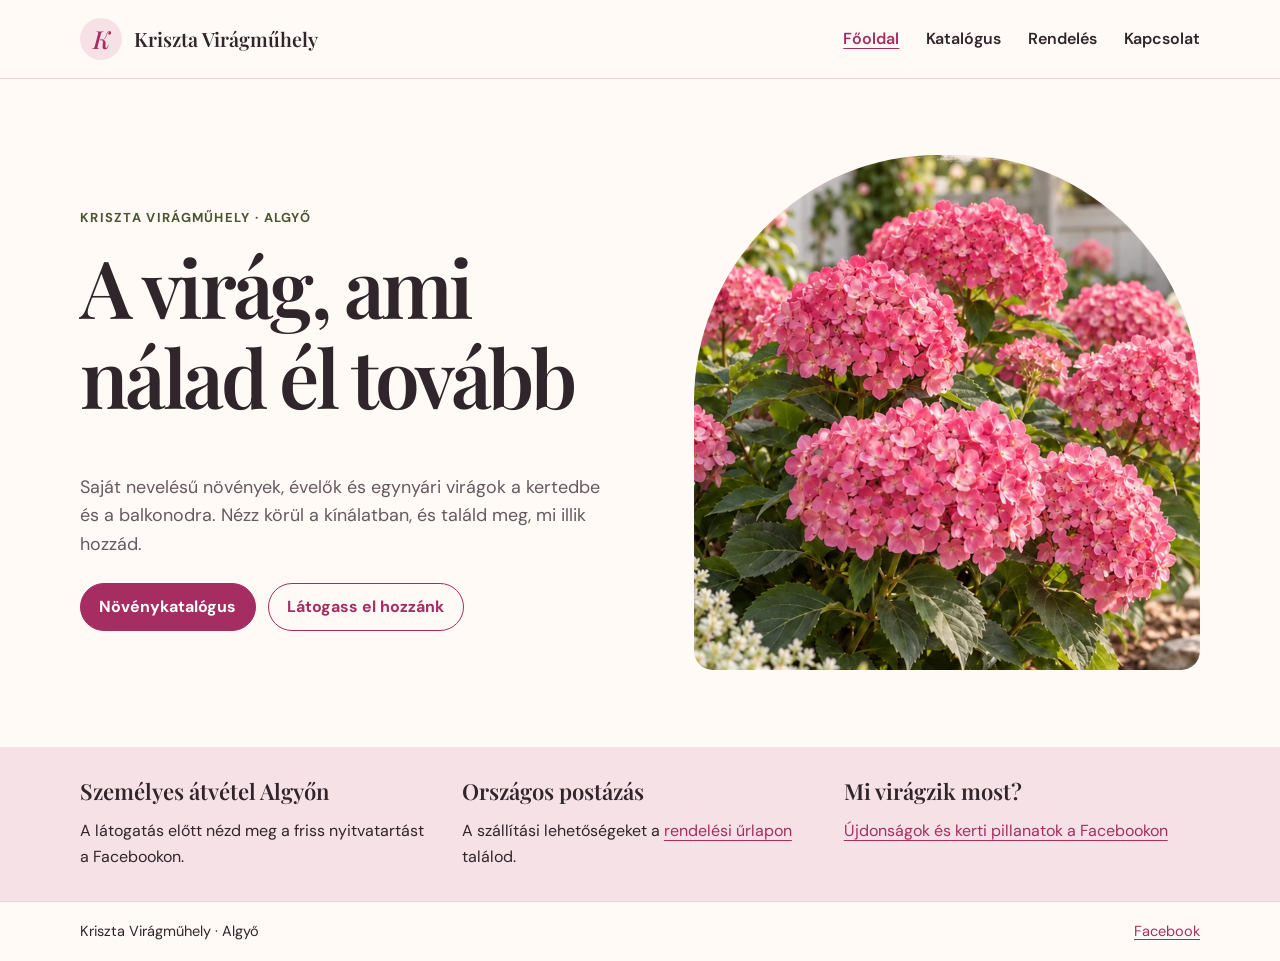
<file: index.html>
<!doctype html>
<html lang="hu">
<head>
  <meta charset="utf-8">
  <meta name="viewport" content="width=device-width, initial-scale=1">
  <meta name="description" content="Saját nevelésű növények, évelők és szezonális virágok Algyőről.">
  <title>Kriszta Virágműhely · Algyő</title>
  <link rel="stylesheet" href="assets/css/style.css">
  
</head>
<body>
  <a class="skip" href="#tartalom">Ugrás a tartalomra</a>
  <header><div class="wrap header-inner"><a class="brand" href="index.html"><span class="mark" aria-hidden="true">K</span>Kriszta Virágműhely</a><nav aria-label="Főmenü"><a href="index.html" aria-current="page">Főoldal</a><a href="katalogus.html">Katalógus</a><a href="rendeles.html">Rendelés</a><a href="kapcsolat.html">Kapcsolat</a></nav></div></header>
  <main id="tartalom">
<section class="hero wrap"><div><p class="eyebrow">Kriszta Virágműhely · Algyő</p><h1>A virág, ami nálad él tovább</h1><p class="intro">Saját nevelésű növények, évelők és egynyári virágok a kertedbe és a balkonodra. Nézz körül a kínálatban, és találd meg, mi illik hozzád.</p><div class="actions"><a class="btn" href="katalogus.html">Növénykatalógus</a><a class="btn alt" href="kapcsolat.html">Látogass el hozzánk</a></div></div><img src="assets/img/hortenzia.webp" alt="Rózsaszín cserjés hortenzia virágzatai"></section>
<section class="band" aria-label="Átvétel és hírek"><div class="wrap"><div><h3>Személyes átvétel Algyőn</h3><p>A látogatás előtt nézd meg a friss nyitvatartást a Facebookon.</p></div><div><h3>Országos postázás</h3><p>A szállítási lehetőségeket a <a href="rendeles.html">rendelési űrlapon</a> találod.</p></div><div><h3>Mi virágzik most?</h3><p><a href="https://www.facebook.com/kriszta.viragmuhely/">Újdonságok és kerti pillanatok a Facebookon</a></p></div></div></section>
  </main>
  <footer><div class="wrap"><span>Kriszta Virágműhely · Algyő</span><a href="https://www.facebook.com/kriszta.viragmuhely/">Facebook</a></div></footer>
</body>
</html>
</file>
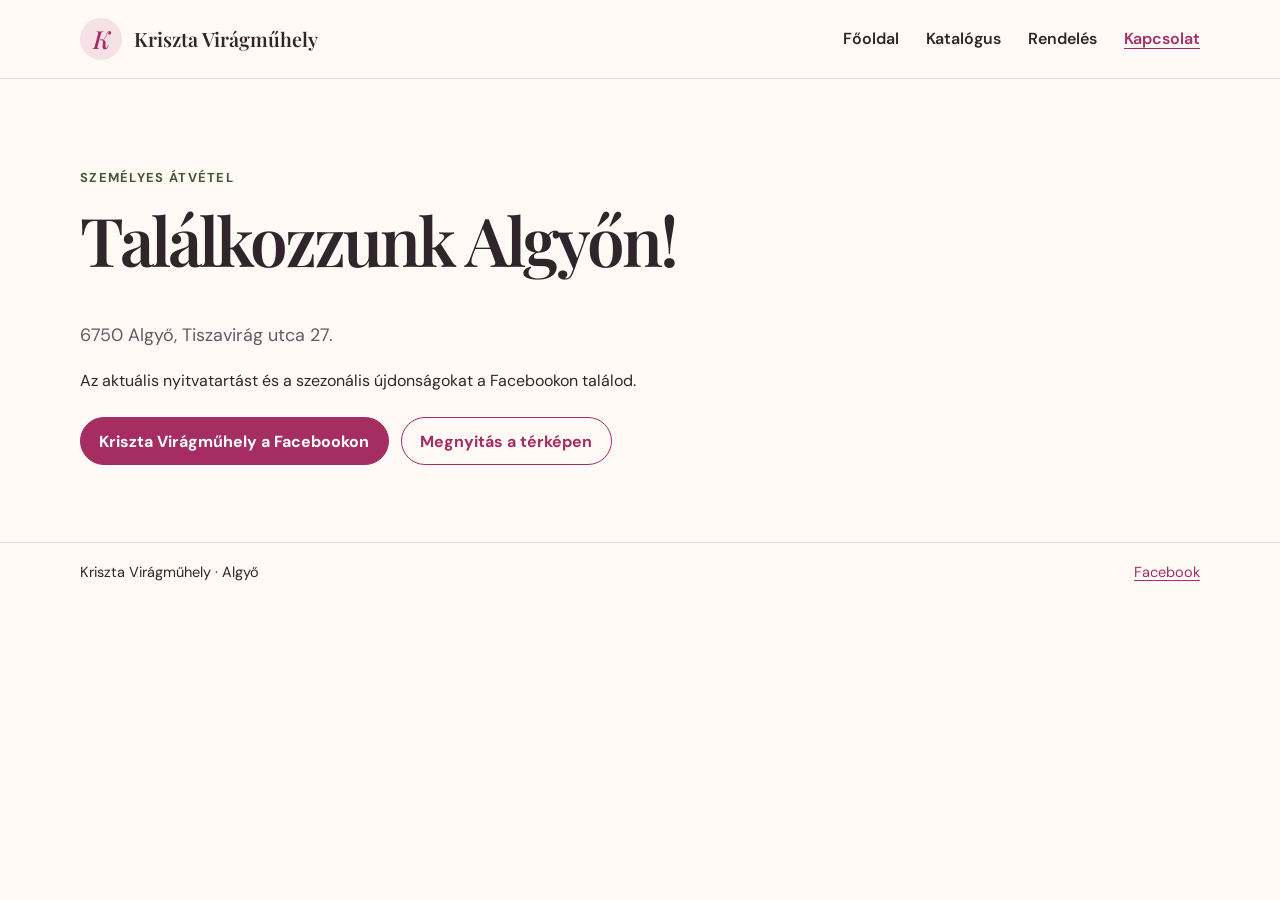
<file: kapcsolat.html>
<!doctype html>
<html lang="hu">
<head>
  <meta charset="utf-8">
  <meta name="viewport" content="width=device-width, initial-scale=1">
  <meta name="description" content="A Kriszta Virágműhely elérhetősége Algyőn.">
  <title>Kapcsolat · Kriszta Virágműhely</title>
  <link rel="stylesheet" href="assets/css/style.css">
  
</head>
<body>
  <a class="skip" href="#tartalom">Ugrás a tartalomra</a>
  <header><div class="wrap header-inner"><a class="brand" href="index.html"><span class="mark" aria-hidden="true">K</span>Kriszta Virágműhely</a><nav aria-label="Főmenü"><a href="index.html">Főoldal</a><a href="katalogus.html">Katalógus</a><a href="rendeles.html">Rendelés</a><a href="kapcsolat.html" aria-current="page">Kapcsolat</a></nav></div></header>
  <main id="tartalom">
<section class="page wrap"><p class="eyebrow">Személyes átvétel</p><h1>Találkozzunk Algyőn!</h1><p class="intro">6750 Algyő, Tiszavirág utca 27.</p><p>Az aktuális nyitvatartást és a szezonális újdonságokat a Facebookon találod.</p><div class="actions"><a class="btn" href="https://www.facebook.com/kriszta.viragmuhely/">Kriszta Virágműhely a Facebookon</a><a class="btn alt" href="https://www.google.com/maps/search/?api=1&amp;query=6750%20Algy%C5%91%2C%20Tiszavir%C3%A1g%20utca%2027">Megnyitás a térképen</a></div></section>
  </main>
  <footer><div class="wrap"><span>Kriszta Virágműhely · Algyő</span><a href="https://www.facebook.com/kriszta.viragmuhely/">Facebook</a></div></footer>
</body>
</html>
</file>
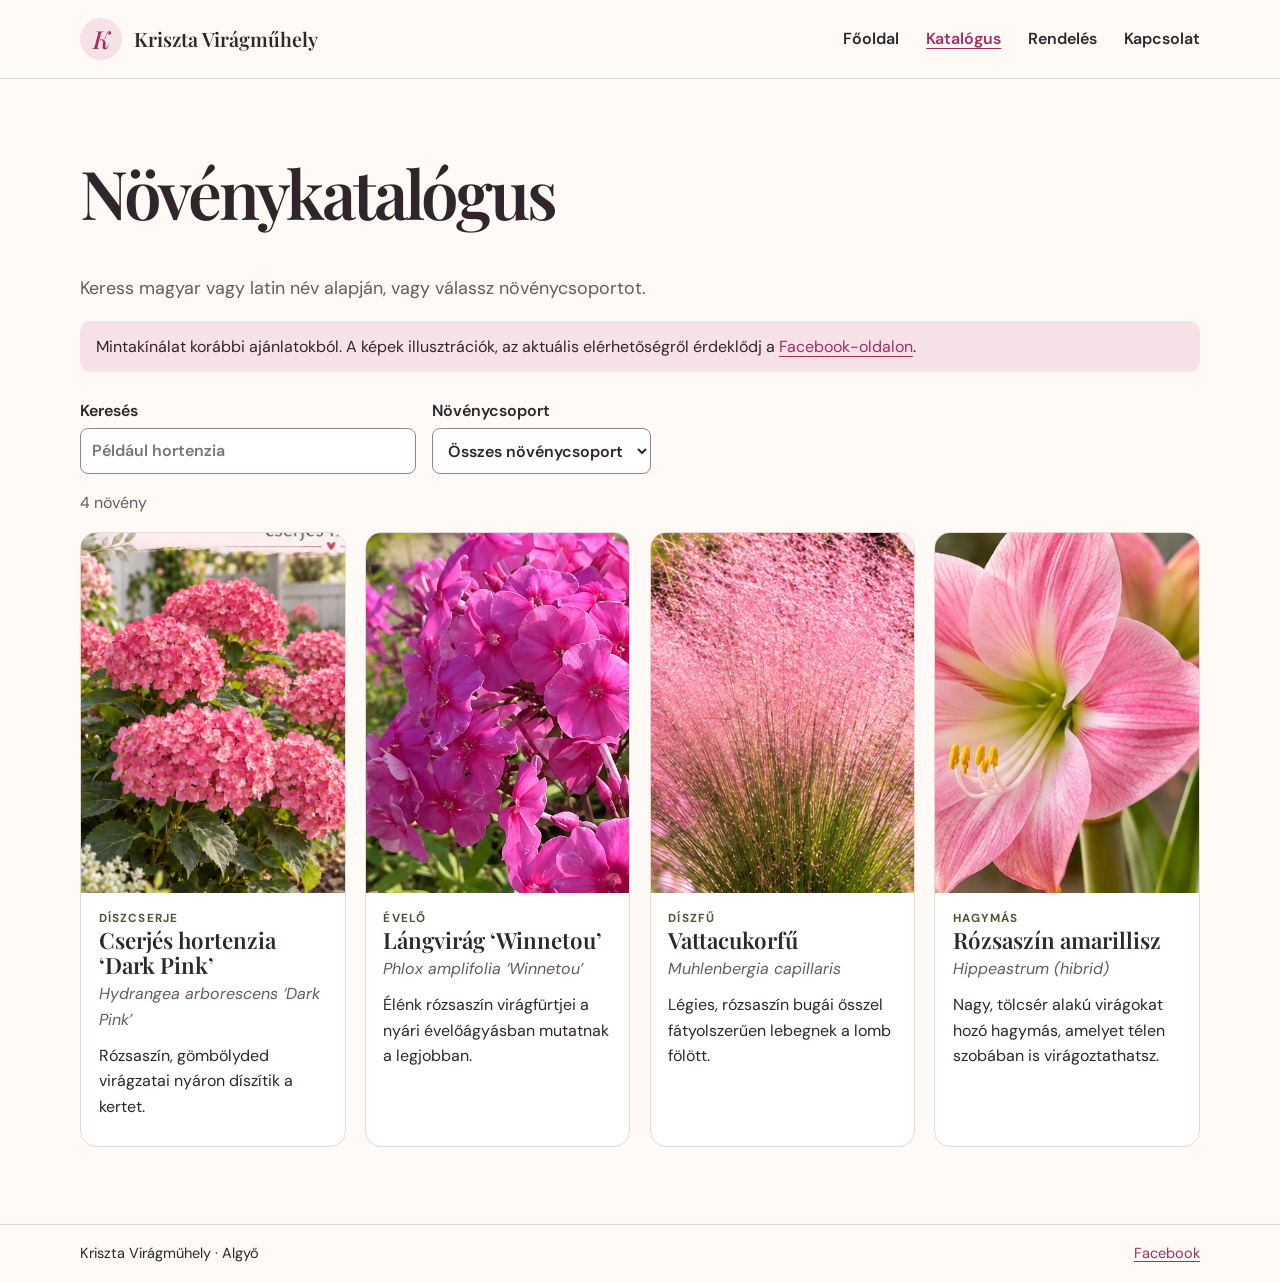
<file: katalogus.html>
<!doctype html>
<html lang="hu">
<head>
  <meta charset="utf-8">
  <meta name="viewport" content="width=device-width, initial-scale=1">
  <meta name="description" content="A Kriszta Virágműhely növénykatalógusa.">
  <title>Katalógus · Kriszta Virágműhely</title>
  <link rel="stylesheet" href="assets/css/style.css">
  <script defer src="assets/js/katalogus.js?v=json"></script>
</head>
<body>
  <a class="skip" href="#tartalom">Ugrás a tartalomra</a>
  <header><div class="wrap header-inner"><a class="brand" href="index.html"><span class="mark" aria-hidden="true">K</span>Kriszta Virágműhely</a><nav aria-label="Főmenü"><a href="index.html">Főoldal</a><a href="katalogus.html" aria-current="page">Katalógus</a><a href="rendeles.html">Rendelés</a><a href="kapcsolat.html">Kapcsolat</a></nav></div></header>
  <main id="tartalom">
<section class="page wrap"><h1>Növénykatalógus</h1><p class="intro">Keress magyar vagy latin név alapján, vagy válassz növénycsoportot.</p><p class="notice" id="keszlet" hidden>Mintakínálat korábbi ajánlatokból. A képek illusztrációk, az aktuális elérhetőségről érdeklődj a <a href="https://www.facebook.com/kriszta.viragmuhely/">Facebook-oldalon</a>.</p>
<div class="filters" role="search" aria-label="Növények keresése"><label>Keresés<input id="kereses" type="search" placeholder="Például hortenzia"></label><label>Növénycsoport<select id="kategoria"><option value="">Összes növénycsoport</option></select></label></div>
<p id="talalat" class="small" role="status">A katalógus betöltése…</p><div id="novenyek" class="grid"></div>
<template id="novenykartya"><article class="card"><img alt="" width="480" height="360" loading="lazy"><div class="card-body"><div class="eyebrow"></div><h2></h2><i></i><p class="description"></p></div></article></template>
<noscript>A katalógus megtekintéséhez engedélyezd a JavaScriptet, vagy érdeklődj a <a href="https://www.facebook.com/kriszta.viragmuhely/">Facebook-oldalon</a>.</noscript></section>
  </main>
  <footer><div class="wrap"><span>Kriszta Virágműhely · Algyő</span><a href="https://www.facebook.com/kriszta.viragmuhely/">Facebook</a></div></footer>
</body>
</html>
</file>
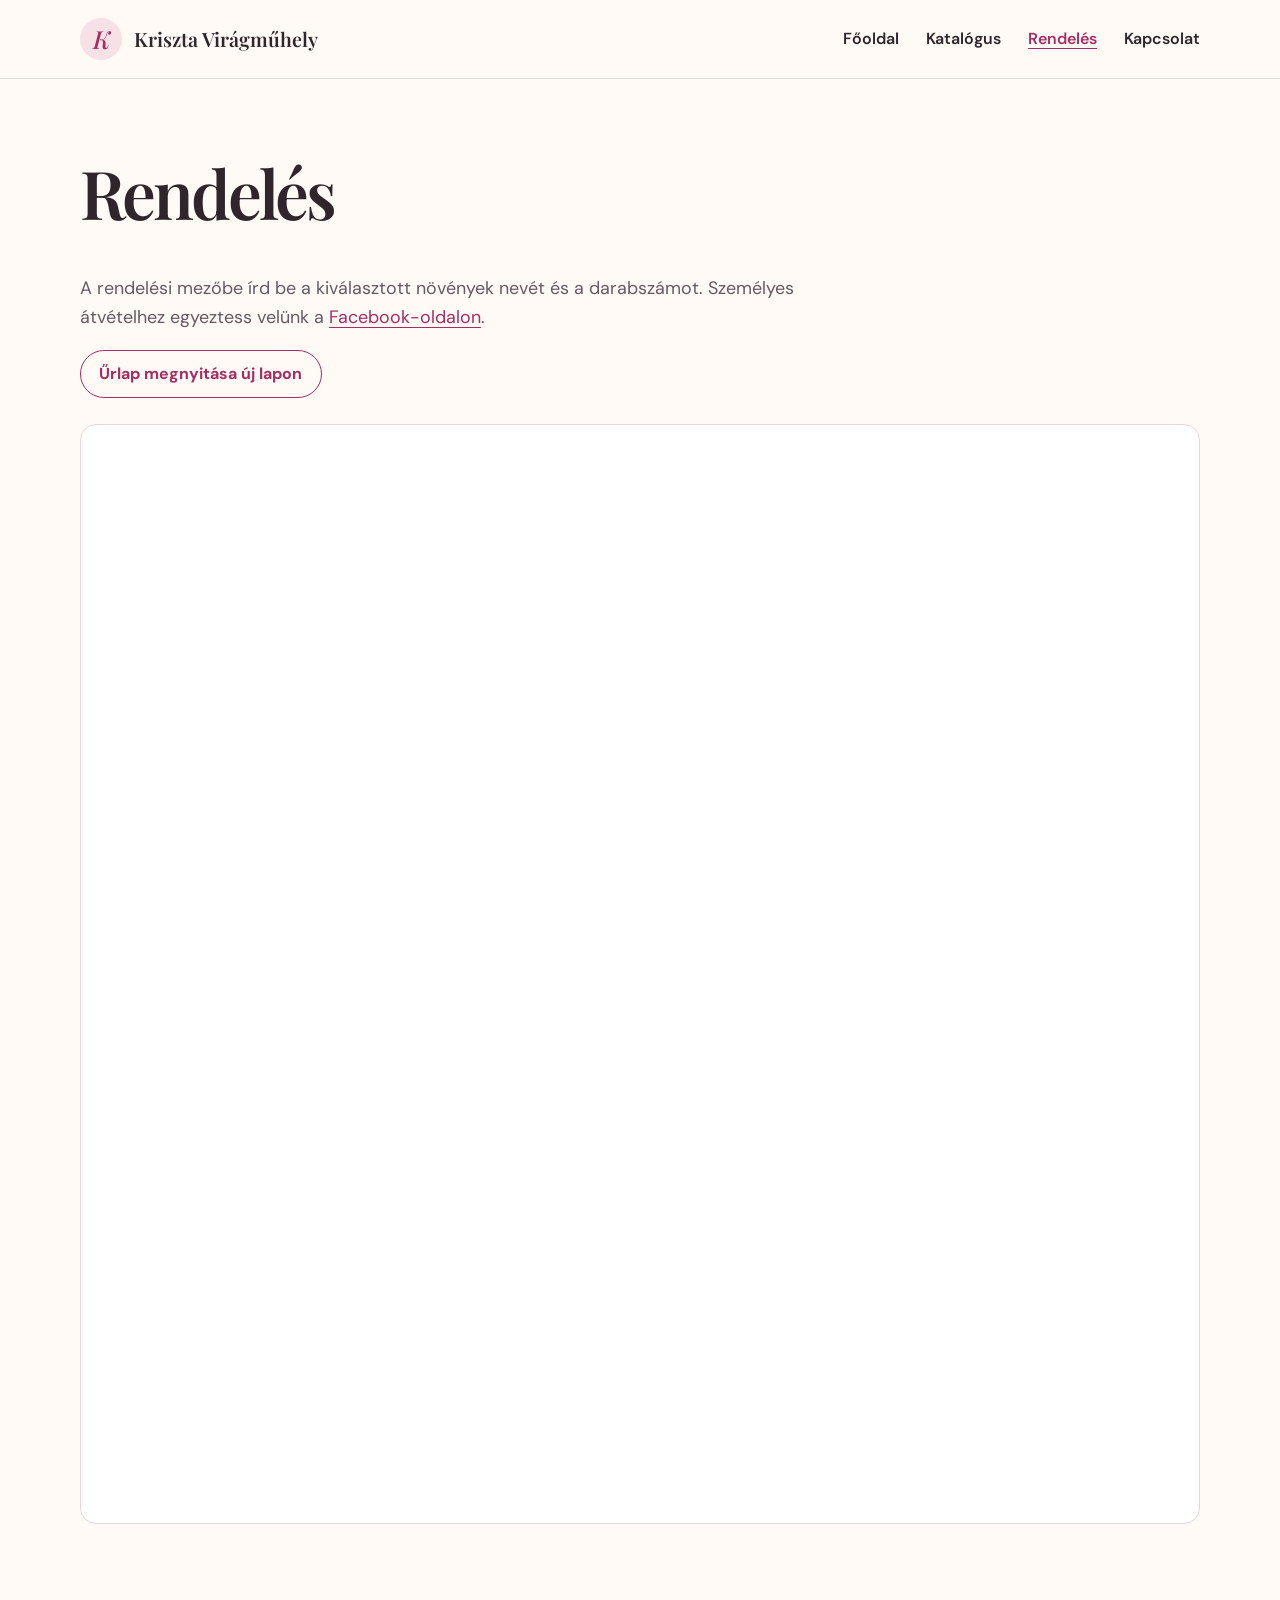
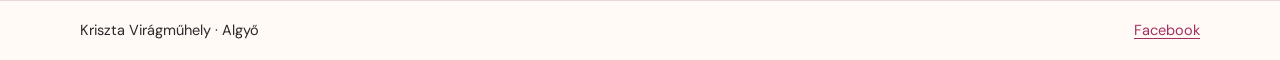
<file: rendeles.html>
<!doctype html>
<html lang="hu">
<head>
  <meta charset="utf-8">
  <meta name="viewport" content="width=device-width, initial-scale=1">
  <meta name="description" content="Online rendelés a Kriszta Virágműhelyből.">
  <title>Rendelés · Kriszta Virágműhely</title>
  <link rel="stylesheet" href="assets/css/style.css">
  
</head>
<body>
  <a class="skip" href="#tartalom">Ugrás a tartalomra</a>
  <header><div class="wrap header-inner"><a class="brand" href="index.html"><span class="mark" aria-hidden="true">K</span>Kriszta Virágműhely</a><nav aria-label="Főmenü"><a href="index.html">Főoldal</a><a href="katalogus.html">Katalógus</a><a href="rendeles.html" aria-current="page">Rendelés</a><a href="kapcsolat.html">Kapcsolat</a></nav></div></header>
  <main id="tartalom">
<section class="page wrap"><h1>Rendelés</h1><p class="intro">A rendelési mezőbe írd be a kiválasztott növények nevét és a darabszámot. Személyes átvételhez egyeztess velünk a <a href="https://www.facebook.com/kriszta.viragmuhely/">Facebook-oldalon</a>.</p>
<a class="btn alt" href="https://forms.gle/ovPthvkCmJV8mEja9" target="_blank" rel="noopener">Űrlap megnyitása új lapon</a>
<iframe src="https://docs.google.com/forms/d/e/1FAIpQLSf7Via4PW0i6KcBJ6hrbZ_0MOZFYF7MApTb35twCz1lgQ7-QA/viewform?embedded=true" title="Kriszta Virágműhely rendelési űrlap" loading="lazy" referrerpolicy="strict-origin-when-cross-origin"></iframe></section>
  </main>
  <footer><div class="wrap"><span>Kriszta Virágműhely · Algyő</span><a href="https://www.facebook.com/kriszta.viragmuhely/">Facebook</a></div></footer>
</body>
</html>
</file>
<file: assets/css/style.css>
@import url('https://fonts.googleapis.com/css2?family=DM+Sans:wght@400;500;600;700&family=Playfair+Display:ital,wght@0,500;0,600;0,700;1,500&display=swap');
:root{--paper:#fffaf6;--pink:#f6e1e7;--rose:#a52d61;--olive:#4a5633;--ink:#30252a;--muted:#675961;--line:#e7d7db;--serif:"Playfair Display",Georgia,serif;--sans:"DM Sans",system-ui,sans-serif}
*{box-sizing:border-box}
body{margin:0;background:var(--paper);color:var(--ink);font:1rem/1.6 var(--sans)}
img{display:block;max-width:100%}
a{color:var(--rose);text-underline-offset:.23em}
a:hover{text-decoration-thickness:2px}
:focus-visible{outline:3px solid var(--olive);outline-offset:5px}
.wrap{width:min(91%,1120px);margin-inline:auto}
.skip{position:absolute;left:1rem;top:-6rem;background:white;padding:.6rem;z-index:3}
.skip:focus{top:1rem}
header{border-bottom:1px solid var(--line)}
.header-inner,footer .wrap{display:flex;align-items:center;justify-content:space-between;gap:1rem;flex-wrap:wrap;padding-block:1.1rem}
.brand{display:inline-flex;align-items:center;gap:.75rem;color:var(--ink);text-decoration:none;font:600 1.23rem var(--serif)}
.mark{display:grid;place-items:center;width:2.65rem;height:2.65rem;border-radius:50%;background:var(--pink);font:italic 500 1.55rem var(--serif);color:var(--rose)}
nav{display:flex;gap:clamp(.7rem,2.1vw,1.8rem);flex-wrap:wrap}
nav a{color:var(--ink);text-decoration:none;font-weight:600}
nav a:hover,nav a[aria-current]{color:var(--rose);text-decoration:underline}
.hero{display:grid;grid-template-columns:1.03fr .97fr;gap:clamp(1.5rem,6vw,5rem);align-items:center;padding-block:clamp(2rem,6vw,5.3rem)}
.hero img{width:100%;height:clamp(320px,44vw,515px);object-fit:cover;border-radius:48% 48% 1.2rem 1.2rem}
h1,h2,h3{font-family:var(--serif);font-weight:600;line-height:1.12;margin:0 0 .65em}
h1{font-size:clamp(2.65rem,6.25vw,5rem);letter-spacing:-.045em}
h2{font-size:clamp(1.9rem,4vw,2.8rem)}
h3{font-size:1.38rem}
.intro{font-size:1.12rem;color:var(--muted);max-width:45rem}
.eyebrow{color:var(--olive);font-weight:700;font-size:.81rem;letter-spacing:.1em;text-transform:uppercase}
.actions{display:flex;flex-wrap:wrap;gap:.75rem;margin-top:1.5rem}
.btn{display:inline-block;border:1px solid var(--rose);border-radius:999px;background:var(--rose);color:white;padding:.65rem 1.15rem;font-weight:700;text-decoration:none}
.btn:hover{background:#86214d;color:white}
.btn.alt{background:transparent;color:var(--rose)}
.btn.alt:hover{background:var(--pink)}
.band{background:var(--pink);padding-block:2rem}
.band .wrap{display:grid;grid-template-columns:1fr 1fr 1fr;gap:1.6rem}
.band p{margin:.3rem 0 0}
.page{padding-block:clamp(2.5rem,6vw,5rem)}
.page h1{font-size:clamp(2.65rem,6vw,4.2rem)}
.notice{background:var(--pink);padding:.8rem 1rem;border-radius:.65rem;color:var(--ink)}
.filters{display:flex;align-items:end;flex-wrap:wrap;gap:.8rem 1rem;margin:1.6rem 0 .6rem}
.filters label{display:grid;gap:.3rem;font-weight:600}
.filters input,.filters select{font:inherit;color:var(--ink);background:white;border:1px solid #9e818d;border-radius:.5rem;min-height:2.9rem;padding:.45rem .7rem;max-width:100%}
.filters input{width:min(70vw,21rem)}
.grid{display:grid;grid-template-columns:repeat(auto-fit,minmax(min(100%,235px),1fr));gap:1.2rem}
.card{border:1px solid var(--line);background:white;border-radius:1rem;overflow:hidden}
.card img{width:100%;aspect-ratio:4/3;object-fit:cover}
.card-body{padding:1rem 1.1rem}
.card h2{font-size:1.4rem;margin-bottom:.2rem}
.card i,.small{color:var(--muted)}
.card p{margin:.65rem 0}
.card .eyebrow{font-size:.73rem}
iframe{display:block;width:100%;height:1100px;border:1px solid var(--line);border-radius:1rem;background:white;margin-top:1.6rem}
footer{border-top:1px solid var(--line);font-size:.91rem}
@media(max-width:680px){.hero,.band .wrap{grid-template-columns:1fr}.hero img{height:350px;max-width:480px}.header-inner{gap:.8rem}.band .wrap{gap:1.2rem}iframe{height:980px}}
</file>
